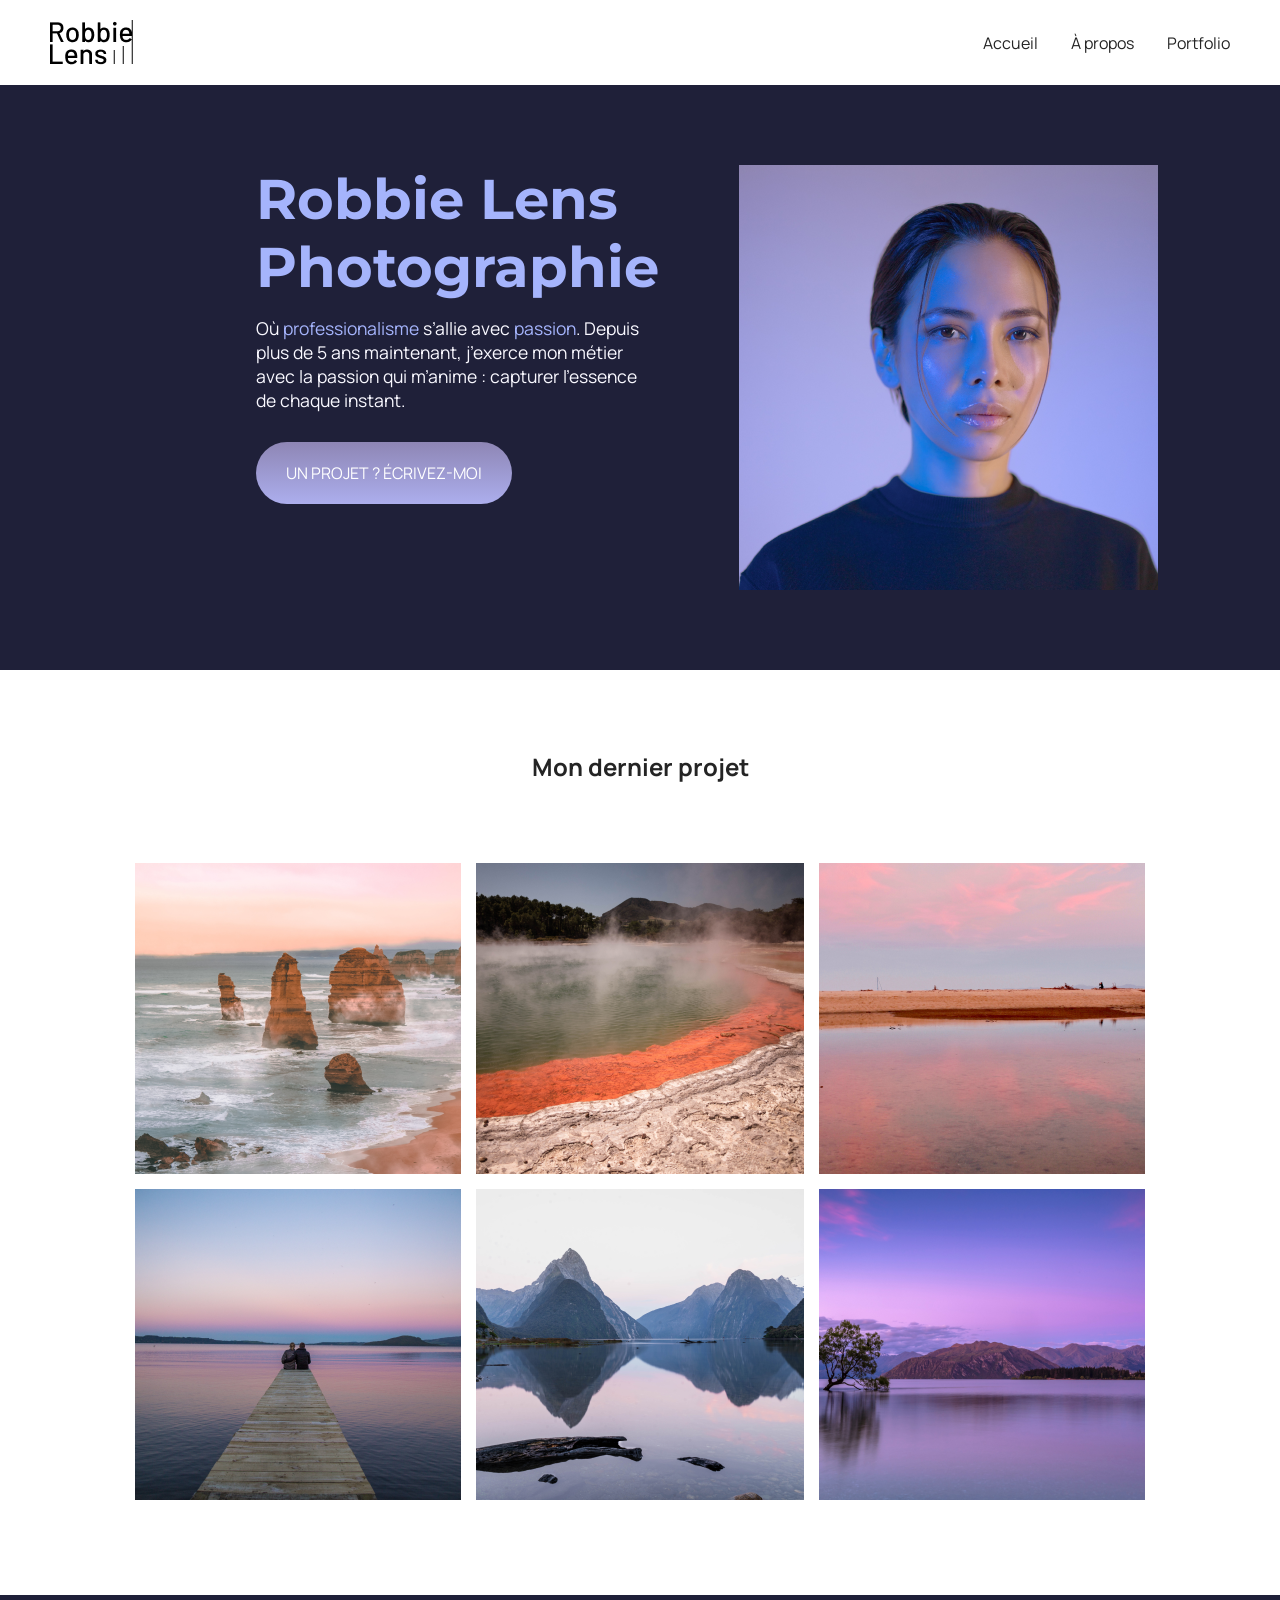
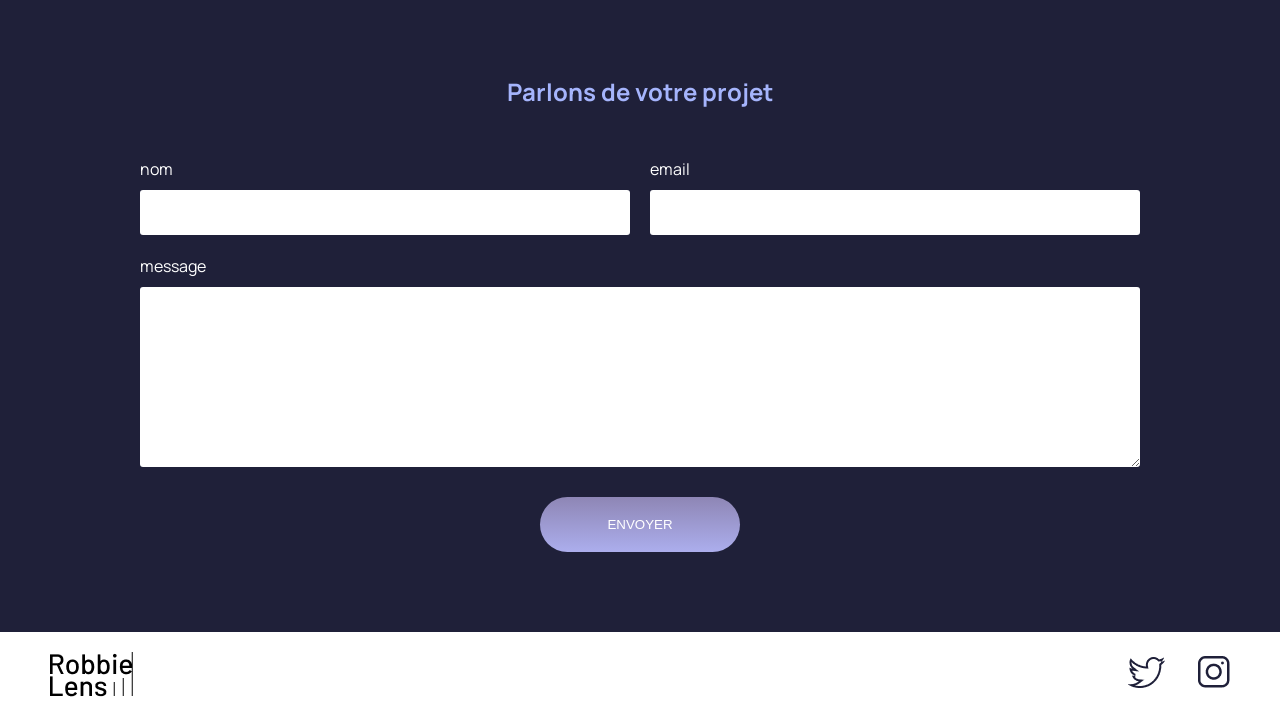
<file: index.html>
<!DOCTYPE html>
<html lang="fr">

<head>
    <meta charset="utf-8" >
    <title>Accueil - Robbie Lens Photographie</title>
    <link href="style/style.css" rel="stylesheet" >
    <link href="style/index.css" rel="stylesheet" >
    <link rel="preconnect" href="https://fonts.googleapis.com">
    <link rel="preconnect" href="https://fonts.gstatic.com" crossorigin>
    <link href="https://fonts.googleapis.com/css2?family=Manrope&family=Montserrat&display=swap" rel="stylesheet">
</head>

<body>
    <header>
        <nav>
            <img src="images/logo.png" alt="Logo Robbie Lens" >
            <div>
                <a href="index.html">Accueil</a>
                <a href="a-propos.html">À propos</a>
                <a href="portfolio.html">Portfolio</a>
            </div>
        </nav>
    </header>
    <main>
        <section class="accueil-introduction">
            <div>
                <h1>Robbie Lens Photographie</h1>
                <p>
                    Où <em>professionalisme</em> s’allie avec <em>passion</em>. Depuis
                    plus de 5 ans maintenant, j’exerce mon métier avec la passion
                    qui m’anime : capturer l’essence de chaque instant.
                </p>
                <a href="portfolio.html" class="cta">UN PROJET ? ÉCRIVEZ-MOI</a>
            </div>
            <img src="images/robbie-lens.png" alt="Portrait avec effet de la photographe Robbie Lens" >
        </section>
        <section class="accueil-photos">
            <h2>Mon dernier projet</h2>
            <div>
                <img src="images/accueil/element-1.png" alt="Twelve apostles - Australie" >
                <img src="images/accueil/element-2.png" alt="Wai-O-Tapu - Nouvelle-Zélande" >
                <img src="images/accueil/element-3.png" alt="Parc National d’Abel Tasman - Nouvelle-Zélande" >
            </div>
            <div>
                <img src="images/accueil/element-4.png" alt="Lac Rotorua - Nouvelle-Zélande" >
                <img src="images/accueil/element-5.png" alt="Milford Sound - Nouvelle-Zélande" >
                <img src="images/accueil/element-6.png" alt="Lac Wanaka - Nouvelle-Zélande" >
            </div>
        </section>
        <section id="contact" class="section-contact">
            <h2>Parlons de votre projet</h2>
            <form method="get" action="">
                <div class="form-nom-email">
                    <div class="form-column">
                        <label for="nom">nom</label>
                        <input type="text" name="nom" id="nom" />
                    </div>
                    <div class="form-column">
                        <label for="email">email</label>
                        <input type="e-mail" name="email" id="email" />
                    </div>
                </div>
                <label for="message">message</label>
                <textarea name="message" id="message" rows="10"></textarea>
                <input type="submit" value="ENVOYER" class="cta" />
            </form>
        </section>
    </main>
    <footer>
        <img src="images/logo.png" alt="Logo Robbie Lens" >
        <div>
            <a target="_blank" href="https://twitter.com/" class="lien-icone">
                <img src="images/twitter.png" alt="Logo Twitter" >
            </a>
            <a target="_blank" href="https://www.instagram.com/" class="lien-icone">
                <img src="images/instagram.png" alt="Logo Instagram" >
            </a>
        </div>
    </footer>
</body>

</html>
</file>
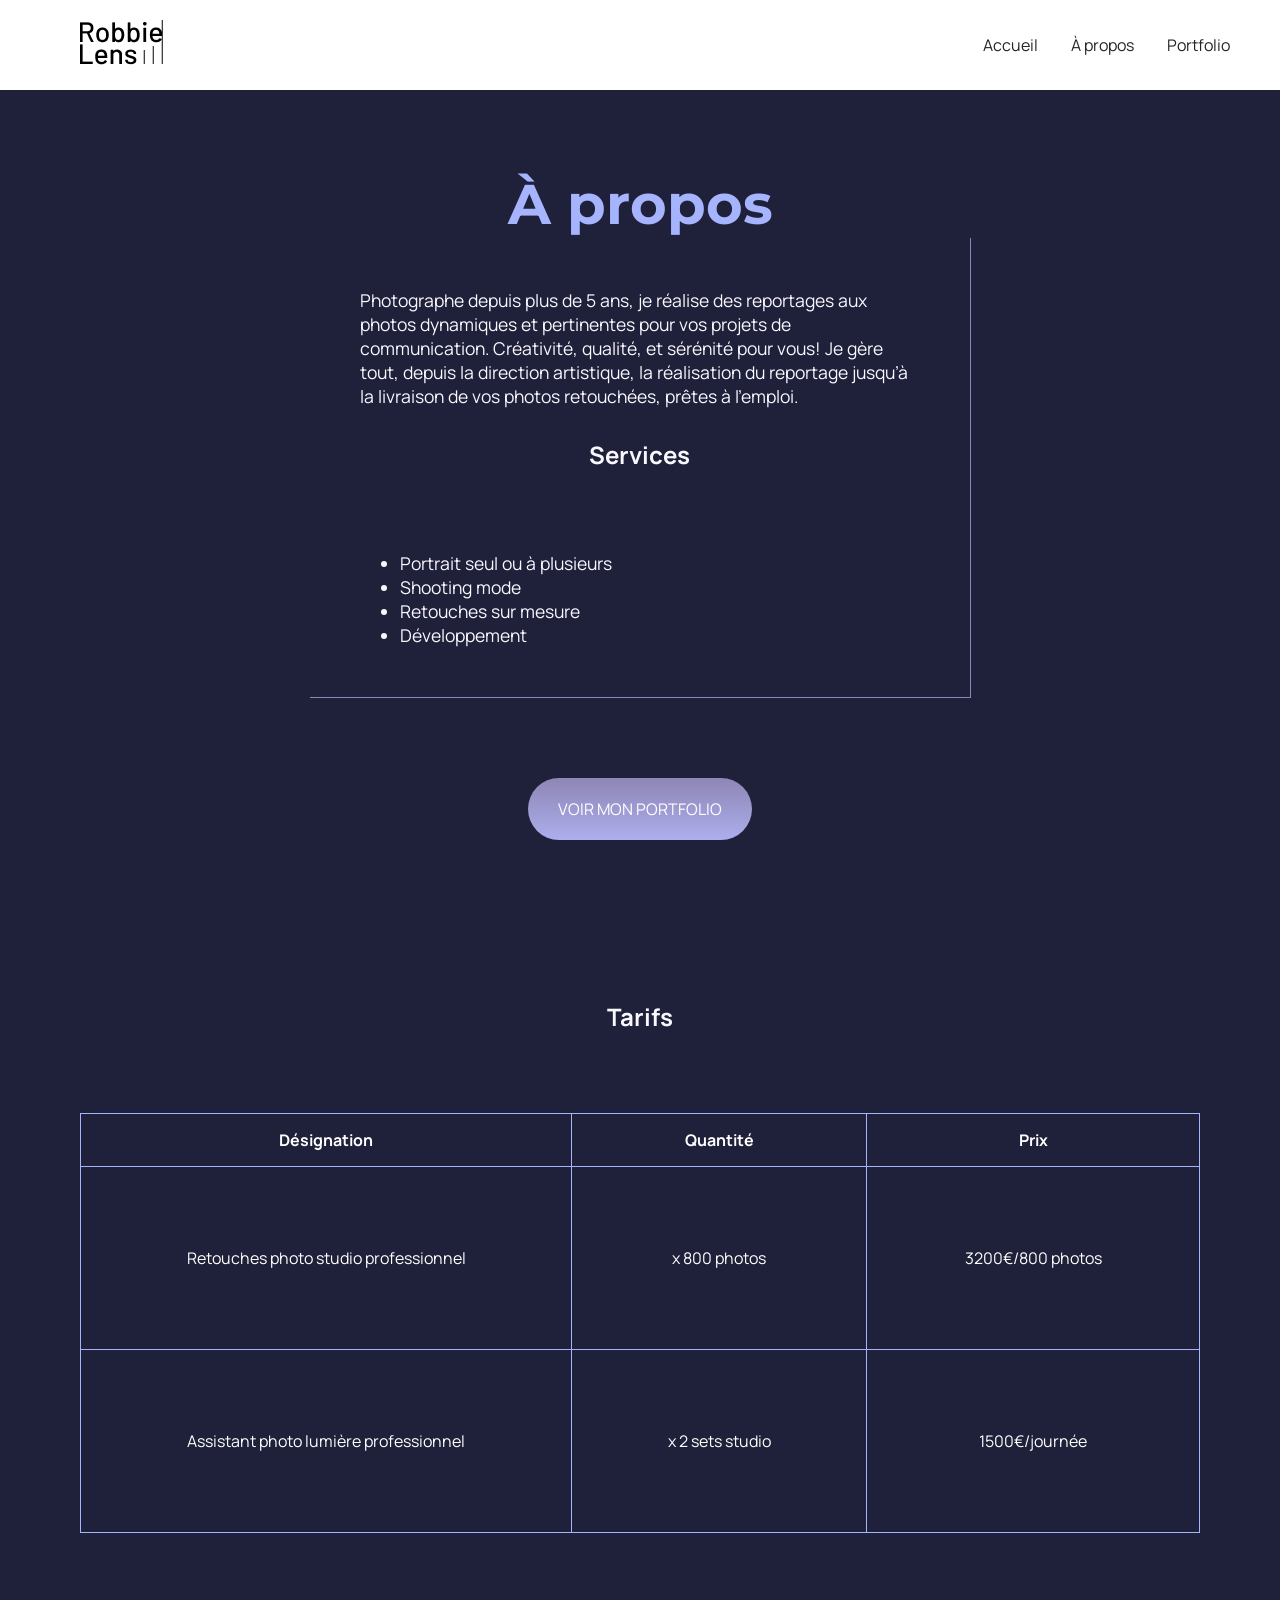
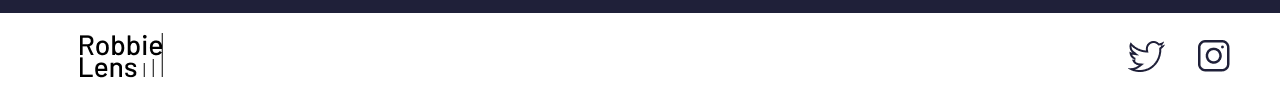
<file: a-propos.html>
<!DOCTYPE html>
<html lang="fr">

<head>
    <meta charset="utf-8" >
    <title>À propos - Robbie Lens Photographie</title>
    <link href="style/style.css" rel="stylesheet" >
    <link href="style/a-propos.css" rel="stylesheet" >
    <link rel="preconnect" href="https://fonts.googleapis.com">
    <link rel="preconnect" href="https://fonts.gstatic.com" crossorigin>
    <link href="https://fonts.googleapis.com/css2?family=Manrope&family=Montserrat&display=swap" rel="stylesheet">
</head>

<body>
    <header>
        <nav>
            <a href="index.html" class="lien-icone">
                <img src="images/logo.png" alt="Logo Robbie Lens" >
            </a>
            <div>
                <a href="index.html">Accueil</a>
                <a href="a-propos.html">À propos</a>
                <a href="portfolio.html">Portfolio</a>
            </div>
        </nav>
    </header>
    <main class="a-propos-main">
        <section>
            <h1>À propos</h1>
            <div class="carre-contenu">
                <p>
                    Photographe depuis plus de 5 ans, je réalise des reportages aux photos dynamiques et pertinentes
                    pour
                    vos
                    projets de communication. Créativité, qualité, et sérénité pour vous! Je gère tout, depuis la
                    direction
                    artistique, la réalisation du reportage jusqu’à la livraison de vos photos retouchées, prêtes à
                    l’emploi.
                </p>
                <h2>Services</h2>
                <ul>
                    <li>Portrait seul ou à plusieurs</li>
                    <li>Shooting mode</li>
                    <li>Retouches sur mesure</li>
                    <li>Développement</li>
                </ul>
            </div>
            <div>
                <a href="portfolio.html" class="cta">VOIR MON PORTFOLIO</a>
            </div>
        </section>
        <section>
            <h2>Tarifs</h2>
            <table>
                <thead>
                    <tr>
                        <th>Désignation</th>
                        <th>Quantité</th>
                        <th>Prix</th>
                    </tr>
                </thead>
                <tbody>
                    <tr>
                        <td>Retouches photo
                            studio professionnel</td>
                        <td>x 800 photos</td>
                        <td>3200€/800 photos</td>
                    </tr>
                    <tr>
                        <td>Assistant photo
                            lumière professionnel</td>
                        <td>x 2 sets studio</td>
                        <td>1500€/journée</td>
                    </tr>
                </tbody>
            </table>
            </h2>

        </section>
    </main>
    <footer>
        <a href="index.html" class="lien-icone">
            <img src="images/logo.png" alt="Logo Robbie Lens" >
        </a>
        <div>
            <a target="_blank" href="https://twitter.com/" class="lien-icone">
                <img src="images/twitter.png" alt="Logo Twitter" >
            </a>
            <a target="_blank" href="https://www.instagram.com/" class="lien-icone">
                <img src="images/instagram.png" alt="Logo Instagram" >
            </a>
        </div>
    </footer>
</body>

</html>
</file>
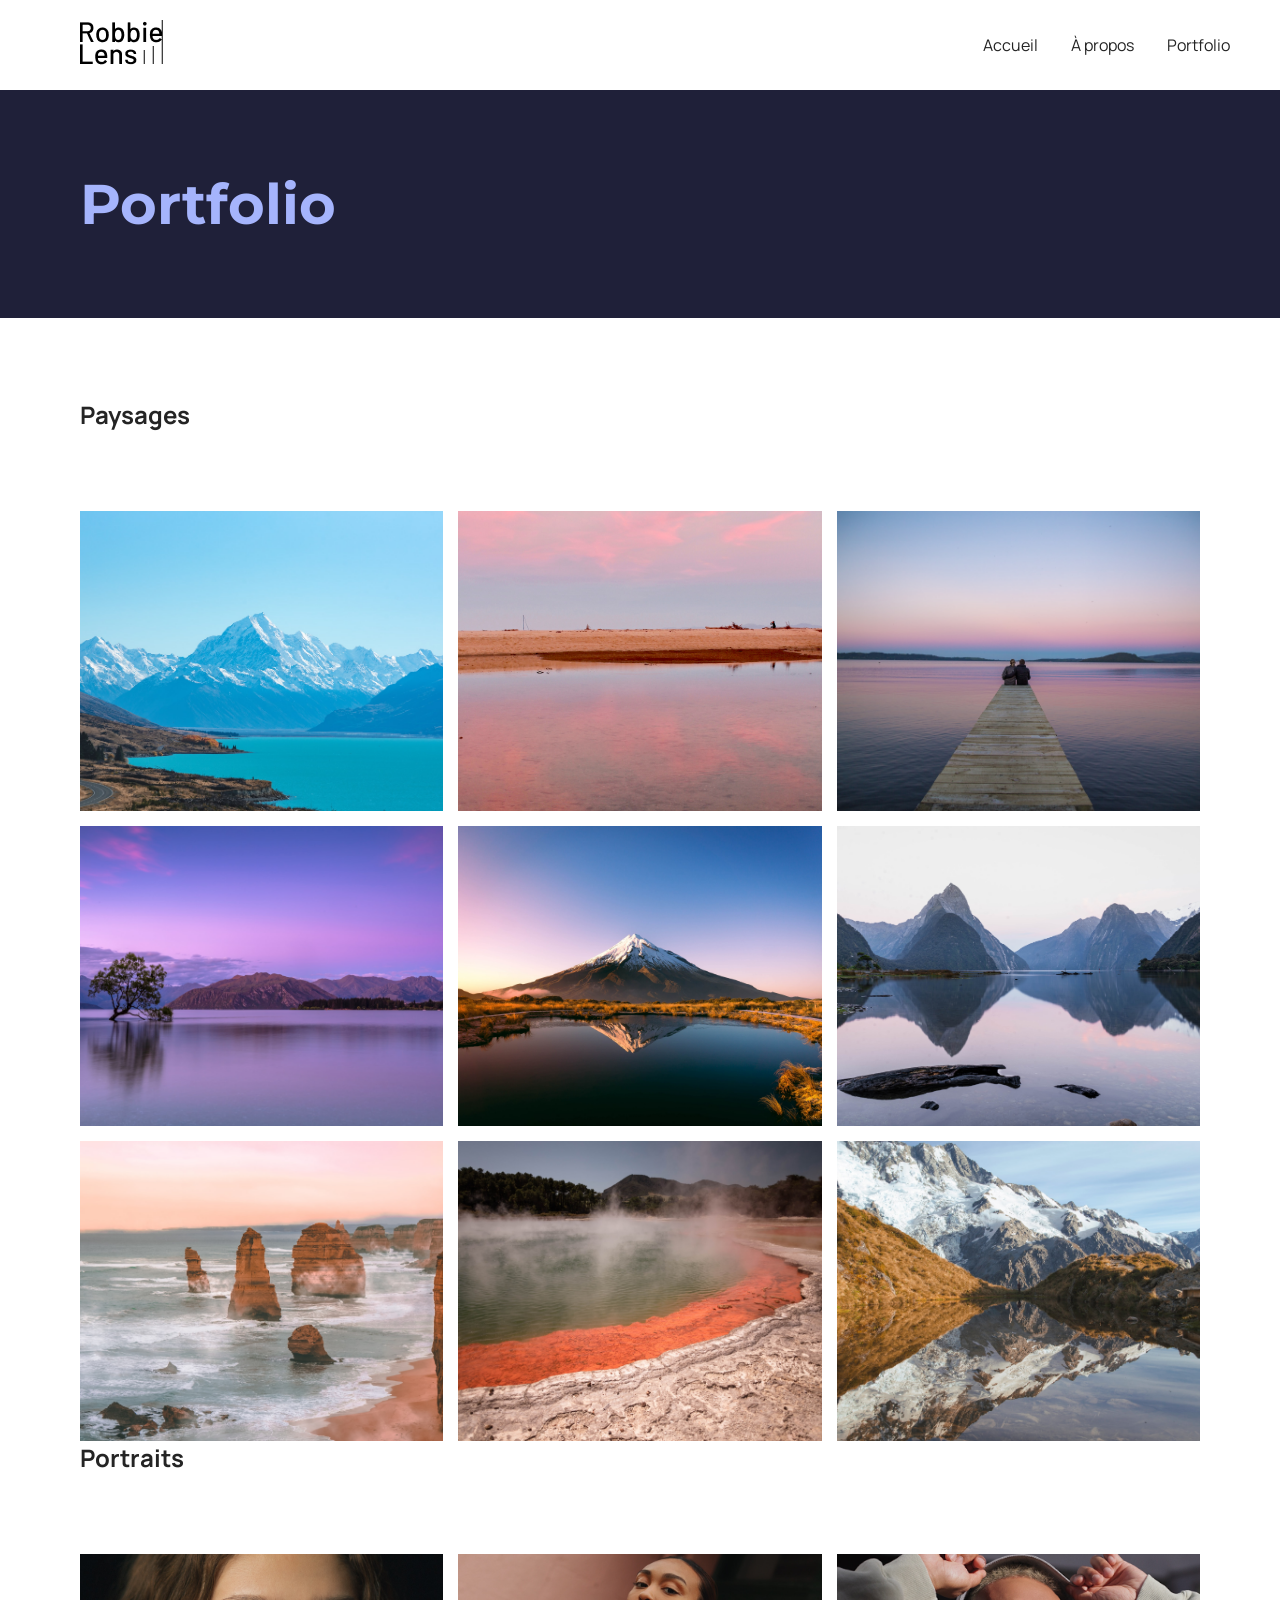
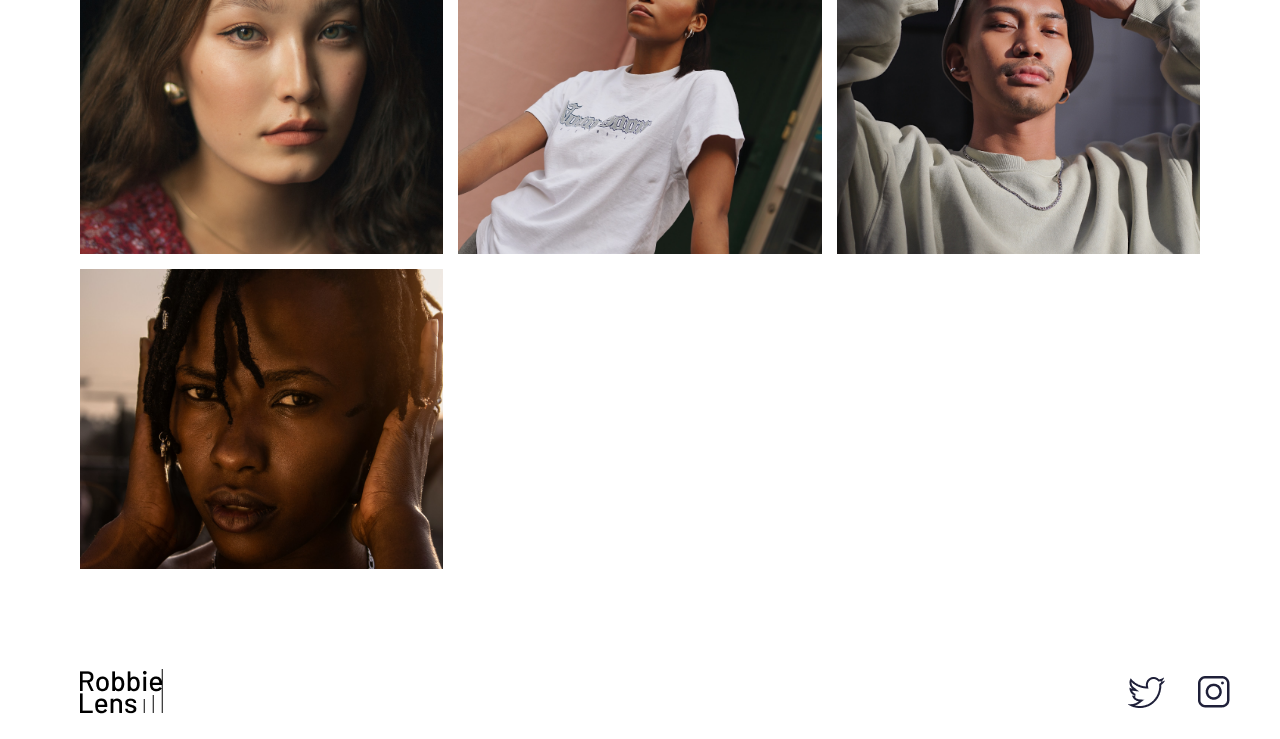
<file: portfolio.html>
<!DOCTYPE html>
<html lang="fr">

<head>
    <meta charset="utf-8" >
    <title>Portfolio - Robbie Lens Photographie</title>
    <link href="style/style.css" rel="stylesheet" >
    <link href="style/portfolio.css" rel="stylesheet" >
    <link rel="preconnect" href="https://fonts.googleapis.com">
    <link rel="preconnect" href="https://fonts.gstatic.com" crossorigin>
    <link href="https://fonts.googleapis.com/css2?family=Manrope&family=Montserrat&display=swap" rel="stylesheet">
</head>

<body>
    <header>
        <nav>
            <a href="index.html" class="lien-icone">
                <img src="images/logo.png" alt="Logo Robbie Lens" >
            </a>
            <div>
                <a href="index.html">Accueil</a>
                <a href="a-propos.html">À propos</a>
                <a href="portfolio.html">Portfolio</a>
            </div>
        </nav>
    </header>
    <main>
        <section>
            <h1>Portfolio</h1>
        </section>
        <section class="portfolio-section-photos">
            <h2>Paysages</h2>
            <div class="grid-paysages">
                <a href="images/portfolio/paysage1.jpg" class="lien-conteneur-photo">
                    <img src="images/portfolio/paysage1.jpg" alt="Mont Aoraki - Nouvelle-Zélande" >
                    <div class="photo-hover">Voir la photo</div>
                </a>
                <a href="images/portfolio/paysage2.jpg" class="lien-conteneur-photo">
                    <img src="images/portfolio/paysage2.jpg" alt="Parc National d’Abel Tasman - Nouvelle-Zélande" >
                    <div class="photo-hover">Voir la photo</div>
                </a>
                <a href="images/portfolio/paysage3.jpg" class="lien-conteneur-photo">
                    <img src="images/portfolio/paysage3.jpg" alt="Lac Rotorua - Nouvelle-Zélande" >
                    <div class="photo-hover">Voir la photo</div>
                </a>
                <a href="images/portfolio/paysage4.jpg" class="lien-conteneur-photo">
                    <img src="images/portfolio/paysage4.jpg" alt="Lac Wanaka - Nouvelle-Zélande" >
                    <div class="photo-hover">Voir la photo</div>
                </a>
                <a href="images/portfolio/paysage5.jpg" class="lien-conteneur-photo">
                    <img src="images/portfolio/paysage5.jpg" alt="Mont Taranaki - Nouvelle-Zélande" >
                    <div class="photo-hover">Voir la photo</div>
                </a>
                <a href="images/portfolio/paysage6.jpg" class="lien-conteneur-photo">
                    <img src="images/portfolio/paysage6.jpg" alt="Milford Sound - Nouvelle-Zélande" >
                    <div class="photo-hover">Voir la photo</div>
                </a>
                <a href="images/portfolio/paysage7.jpg" class="lien-conteneur-photo">
                    <img src="images/portfolio/paysage7.jpg" alt="Twelve Apostle - Australie" >
                    <div class="photo-hover">Voir la photo</div>
                </a>
                <a href="images/portfolio/paysage8.jpg" class="lien-conteneur-photo">
                    <img src="images/portfolio/paysage8.jpg" alt="Wai-O-Tapu - Nouvelle-Zélande" >
                    <div class="photo-hover">Voir la photo</div>
                </a>
                <a href="images/portfolio/paysage9.jpg" class="lien-conteneur-photo">
                    <img src="images/portfolio/paysage9.jpg" alt="Mont Cook - Nouvelle Zélande" >
                    <div class="photo-hover">Voir la photo</div>
                </a>
            </div>
            <h2>Portraits</h2>
            <div class="grid-portraits">
                <a href="images/portfolio/portrait1.jpg" class="lien-conteneur-photo">
                    <img src="images/portfolio/portrait1.jpg" alt="Portrait jeune femme 1" >
                    <div class="photo-hover">Voir la photo</div>
                </a>
                <a href="images/portfolio/portrait2.jpg" class="lien-conteneur-photo">
                    <img src="images/portfolio/portrait2.jpg" alt="Portrait jeune femme 2" >
                    <div class="photo-hover">Voir la photo</div>
                </a>
                <a href="images/portfolio/portrait3.jpg" class="lien-conteneur-photo">
                    <img src="images/portfolio/portrait3.jpg" alt="Portrait jeune homme 3" >
                    <div class="photo-hover">Voir la photo</div>
                </a>
<a href="images/portfolio/portrait5.jpg" class="lien-conteneur-photo">
                    <img src="images/portfolio/portrait5.jpg" alt="Portrait jeune femme 5" >
                    <div class="photo-hover">Voir la photo</div>
                </a>
</div>
        </section>
    </main>
    <footer>
        <a href="index.html" class="lien-icone">
            <img src="images/logo.png" alt="Logo Robbie Lens" >
        </a>
        <div>
            <a target="_blank" href="https://twitter.com/" class="lien-icone">
                <img src="images/twitter.png" alt="Logo Twitter" >
            </a>
            <a target="_blank" href="https://www.instagram.com/" class="lien-icone">
                <img src="images/instagram.png" alt="Logo Instagram" >
            </a>
        </div>
    </footer>
</body>

</html>
</file>
<file: style/style.css>
* {
  margin: 0;
}

body {
  font-family: 'Manrope', sans-serif;
  font-size: 1em;
  background-color: #1f2039;
}

a {
  color: #242424;
  text-decoration: none;
}

em {
  color: #a5b4fc;
  font-style: normal;
}

h1 {
  font-size: 3.5em;
  color: #a5b4fc;
  font-family: 'Montserrat', sans-serif;
}

h2 {
  color: #f9f8ff;
}

p,
li {
  font-size: 1.1em;
  color: #f9f8ff;
}

header,
footer {
  background-color: white;
  padding: 20px 50px;
}

.cta {
  display: inline-block;
  background: linear-gradient(#8e86b5, #acaeed);
  color: white;
  border-radius: 50px;
  padding: 20px 30px;
}

a:hover {
  text-decoration: underline;
}

.cta:hover {
  background: linear-gradient(#696484, #8788ba);
  text-decoration: none;
}

.lien-icone {
  margin-left: 30px;
}

.lien-icone:hover {
  opacity: 0.5;
}

section {
  padding: 80px;
}

footer,
nav {
  display: flex;
  flex-direction: row;
  align-items: center;
  justify-content: space-between;
}

nav a {
  margin-left: 30px;
}
</file>
<file: style/index.css>
.accueil-photos {
  background-color: white;
  padding: 80px;
}

.accueil-photos h2 {
  color: #242424;
  text-align: center;
  margin-bottom: 80px;
}

.accueil-photos div {
  display: flex;
  flex-direction: row;
  gap: 15px;
  justify-content: center;
  margin-bottom: 15px;
}

.accueil-introduction {
  display: flex;
  flex-direction: row;
  width: 60%;
  align-items: flex-start;
  margin: auto;
}

.accueil-introduction h1 {
  margin-bottom: 15px;
}

.accueil-introduction p {
  margin-bottom: 30px;
}

.accueil-introduction div {
  padding-right: 80px;
}

.section-contact h2 {
  color: #a5b4fc;
  text-align: center;
  margin-bottom: 50px;
}

form {
  display: flex;
  flex-direction: column;
  max-width: 1000px;
  margin: auto;
  color: white;
}

.form-nom-email {
  display: flex;
  flex-direction: row;
  gap: 20px;
}

.form-column {
  flex: 1;
  display: flex;
  flex-direction: column;
  margin-bottom: 20px;
}

input,
textarea {
  padding: 15px;
  border-radius: 3px;
  border: none;
}

label {
  margin-bottom: 10px;
}

input[type='submit'] {
  width: 200px;
  margin: auto;
  margin-top: 30px;
}

@media screen and (max-width: 996px) {
  .accueil-introduction {
    flex-direction: column;
    align-items: center;
    justify-content: center;
  }

  .accueil-introduction div {
    padding-right: 0;
    text-align: center;
    order: 2;
  }

  .accueil-introduction img {
    order: 1;
    margin-bottom: 20px;
    width: 100%;
  }

  .accueil-photos {
    padding: 20px;
  }

  .accueil-photos div {
    flex-direction: column;
  }

  .section-contact {
    padding: 50px 20px;
  }

  .form-nom-email {
    flex-direction: column;
    gap: 0;
  }
}
</file>
<file: style/a-propos.css>
.carre-contenu {
  border-right: 1px solid #8e86b5;
  border-bottom: 1px solid #8e86b5;
  padding: 50px;
  width: 50%;
  margin: auto;
  margin-bottom: 80px;
}

.carre-contenu h2 {
  margin-top: 30px;
}

.carre-contenu ul {
  margin-top: 30px;
}

.carre-contenu + div {
  text-align: center;
}

.a-propos-main {
  margin: auto;
}

table {
  color: white;
  text-align: center;
  width: 100%;
  border-collapse: collapse;
}

td,
th {
  padding: 15px;
  border: 1px solid #a5b4fc;
}

td {
  padding: 80px;
}

h2 {
  margin-bottom: 80px;
}

h1,
h2 {
  text-align: center;
}

@media screen and (max-width: 996px) {
  .section-tarifs {
    display: none;
  }
}
</file>
<file: style/portfolio.css>
.portfolio-section-photos {
  background-color: white;
}

.portfolio-section-photos h2 {
  color: #242424;
  margin-bottom: 80px;
}

.grid-paysages {
  display: grid;
  grid-template-columns: 1fr 1fr 1fr;
  grid-template-rows: 300px 300px 300px;
  gap: 15px;
}

.grid-portraits {
  display: grid;
  grid-template-columns: 1fr 1fr 1fr;
  grid-template-rows: 300px 300px;
  gap: 15px;
}

.grid-paysages img,
.grid-portraits img {
  width: 100%;
  height: 100%;
  object-fit: cover;
}

.lien-conteneur-photo {
  position: relative;
}

.photo-hover {
  position: absolute;
  top: 0;
  left: 0;
  right: 0;
  bottom: 0;
  display: flex;
  align-items: center;
  justify-content: center;
  font-size: 1.5em;
  color: white;
  background-color: rgba(0, 0, 0, 0.7);
  display: none;
}

.lien-conteneur-photo:hover .photo-hover {
  display: flex;
}

@media screen and (max-width: 996px) {
  .grid-paysages {
    grid-template-columns: 1fr;
    gap: 15px;
  }

  .grid-portraits {
    grid-template-columns: 1fr;
    gap: 15px;
  }
}
</file>
